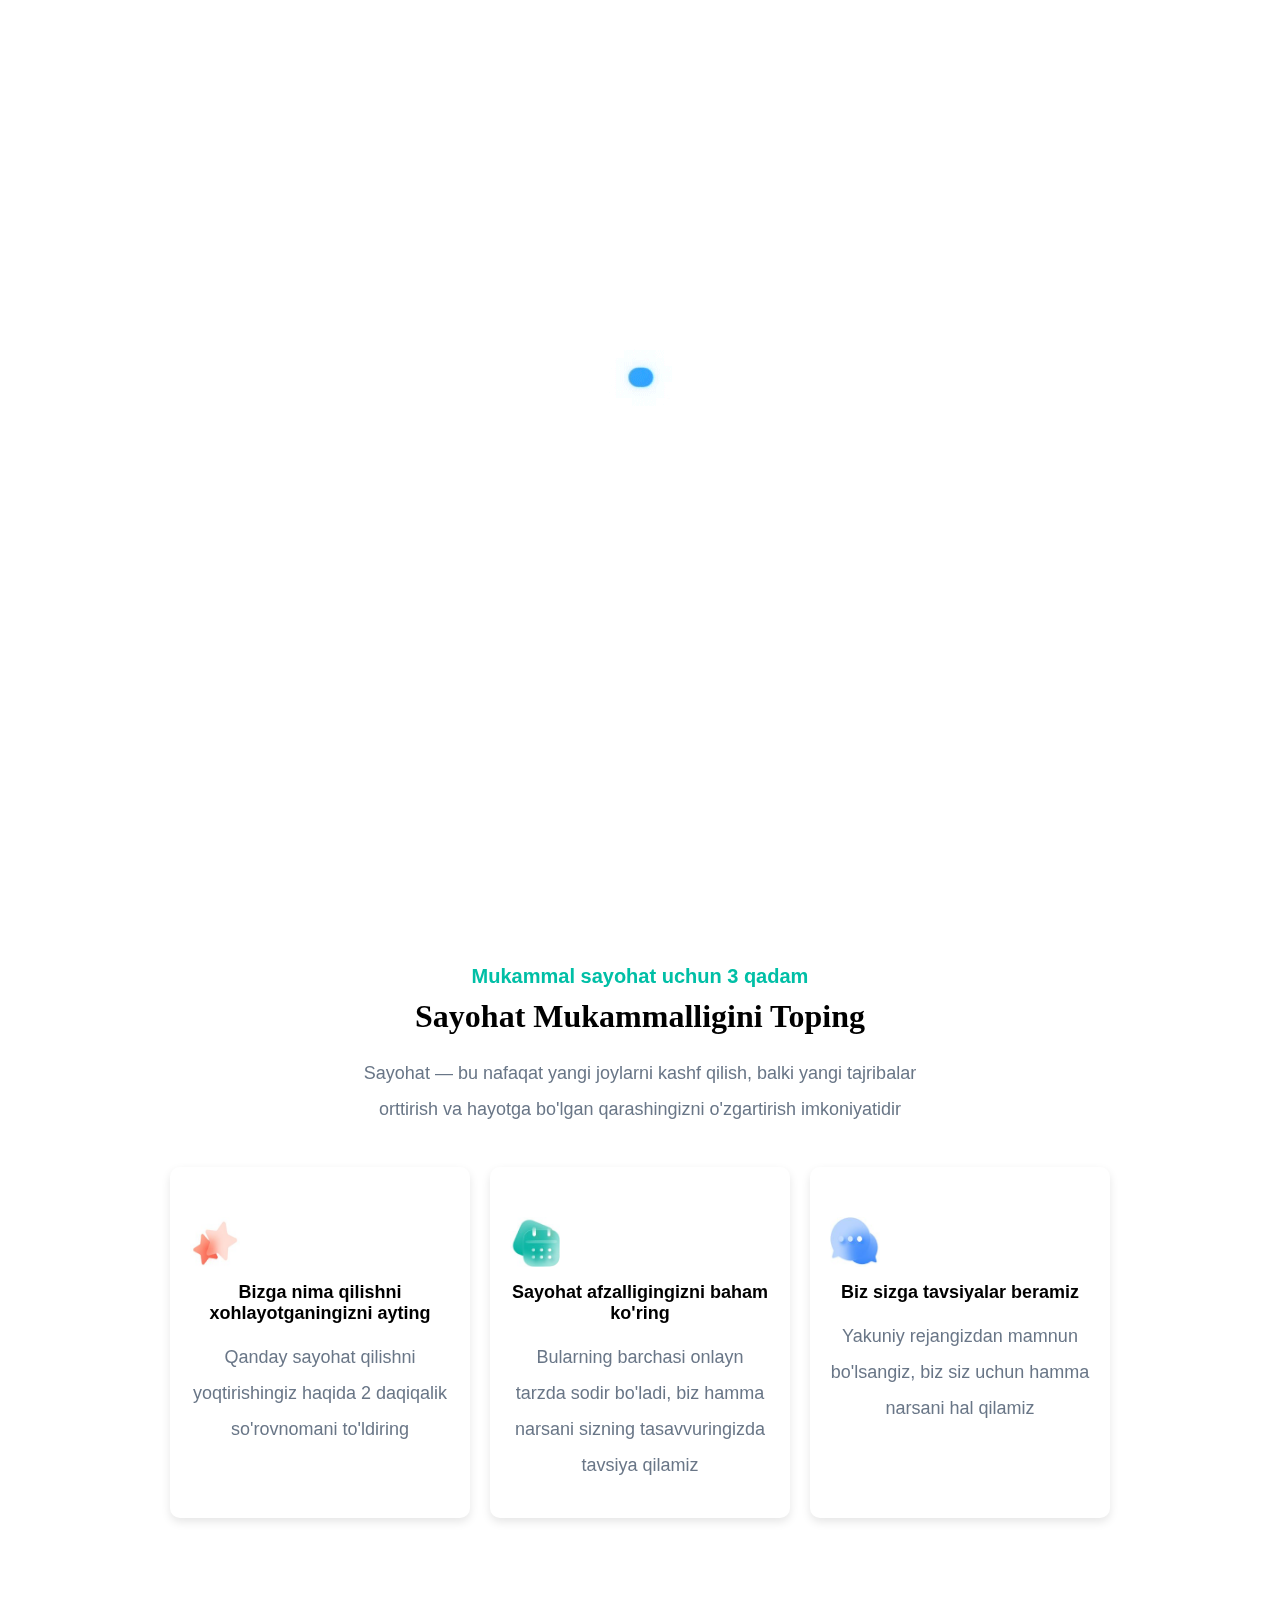
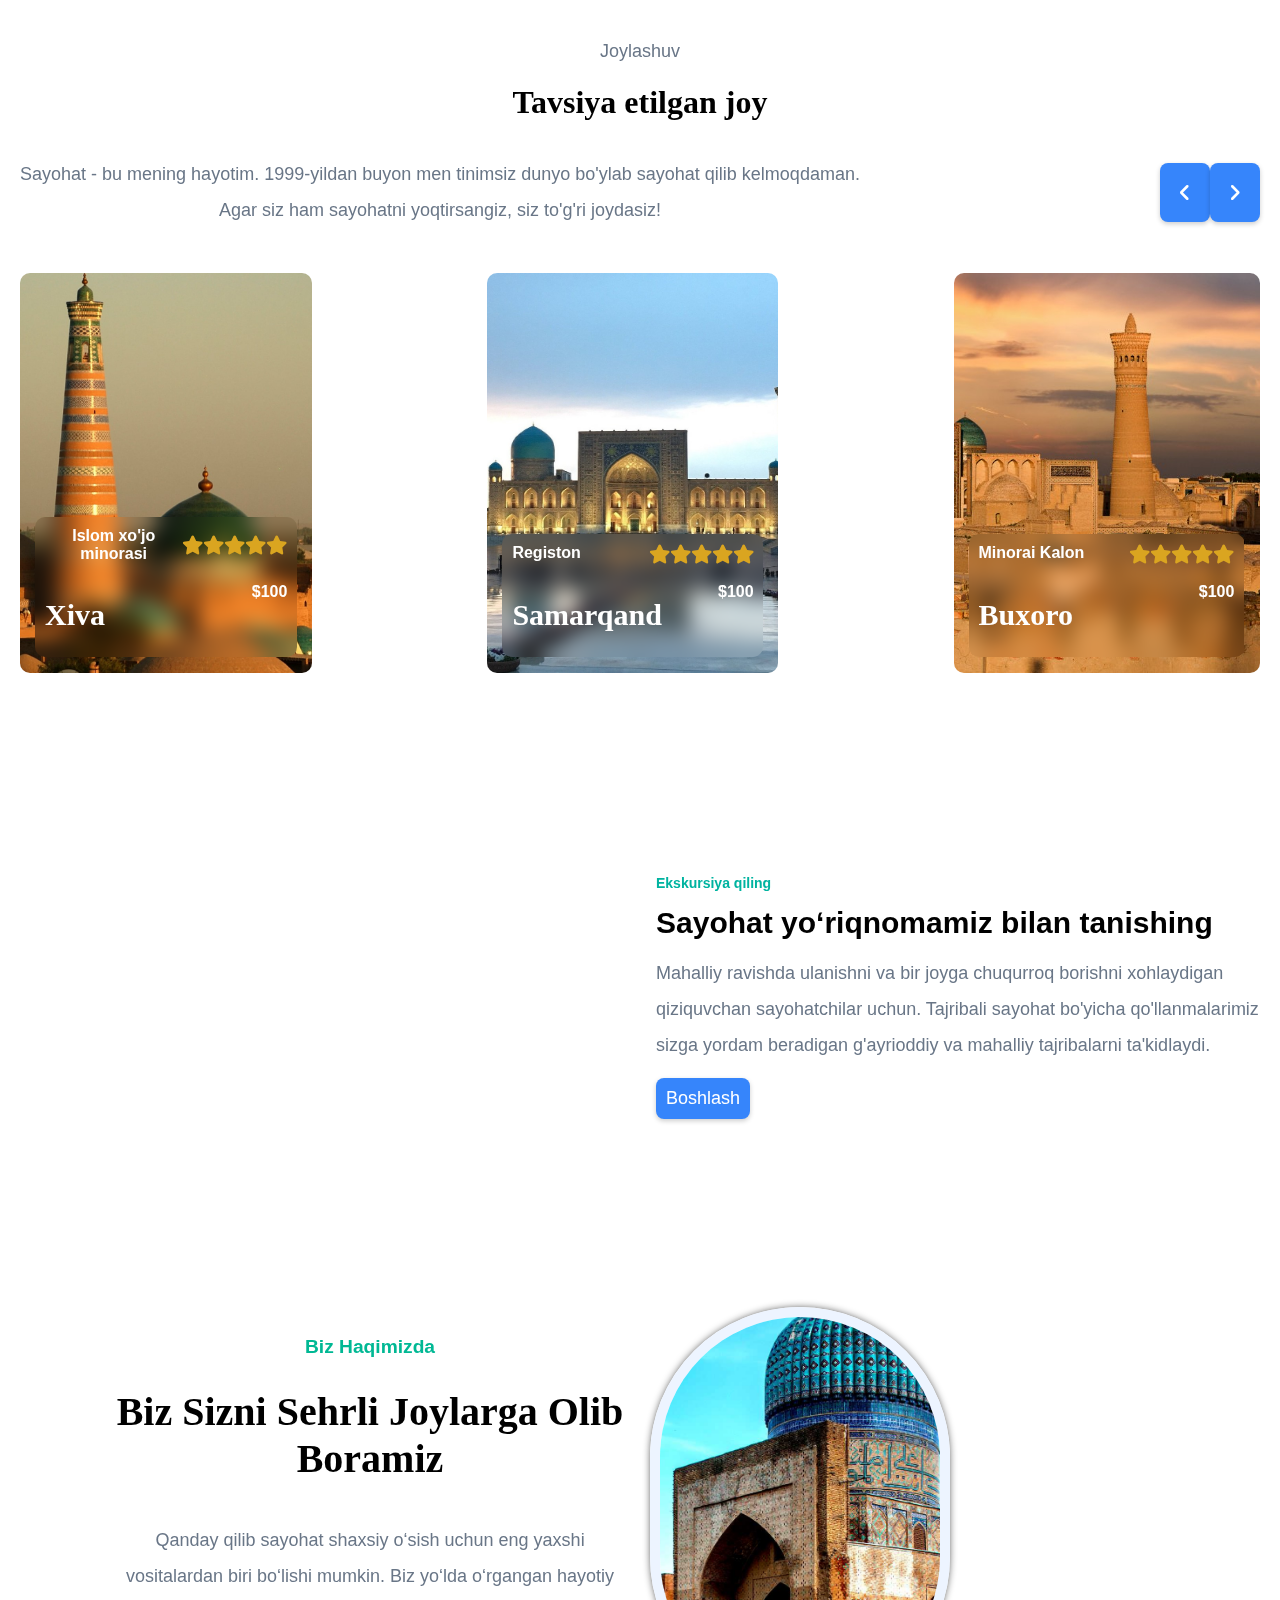
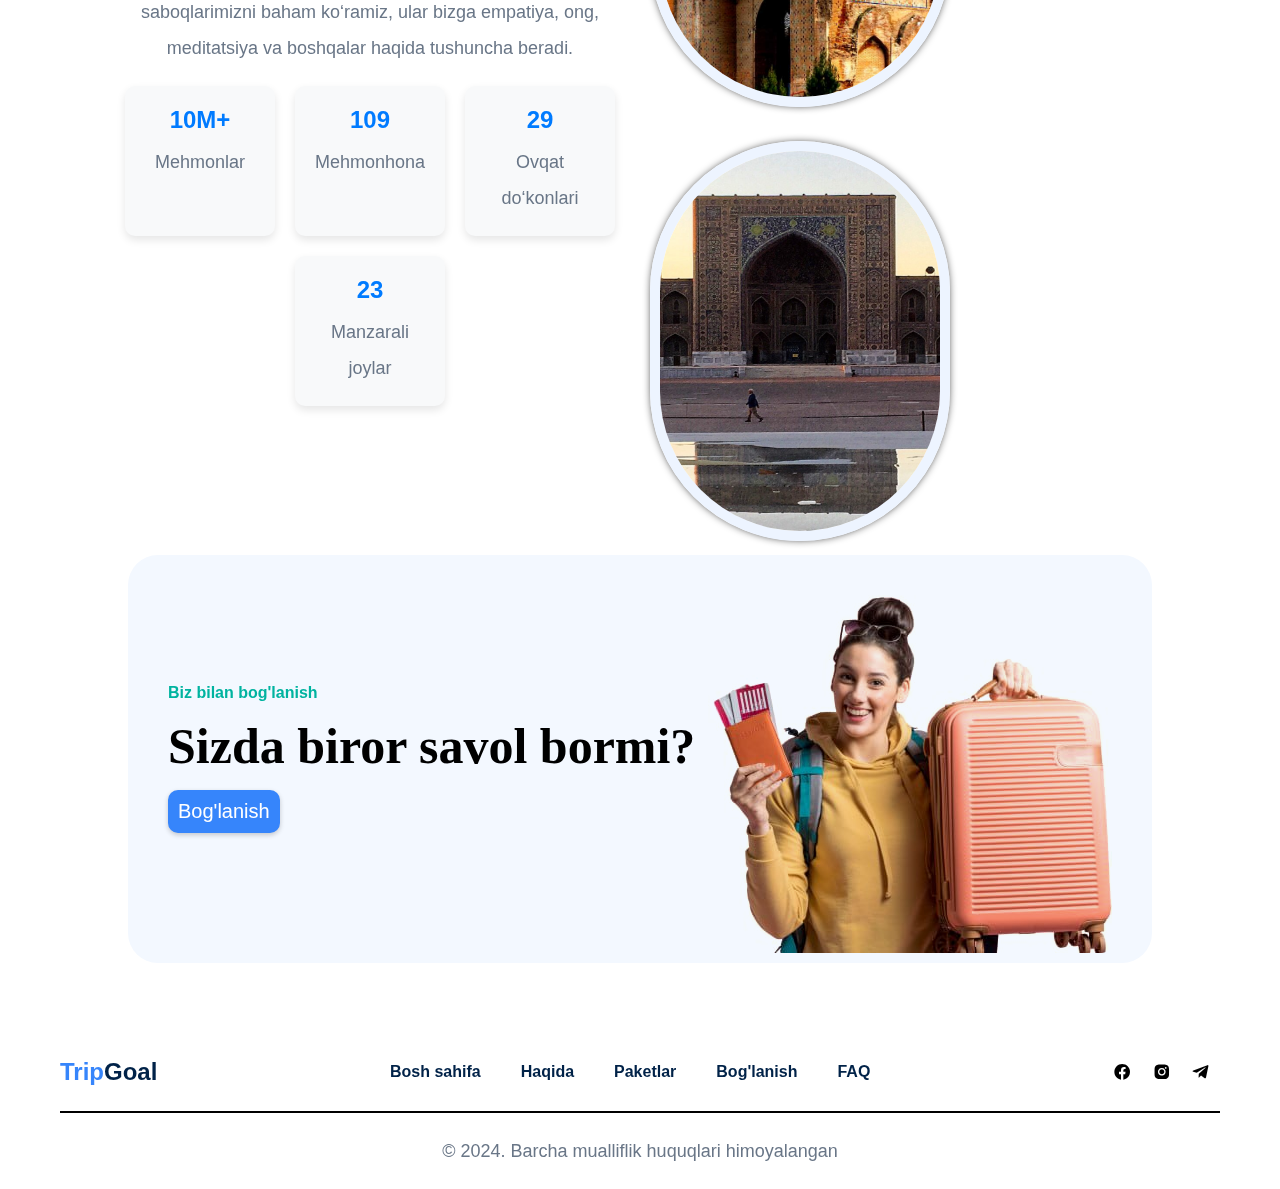
<file: index.html>
<!DOCTYPE html>
<html lang="en">
<head>
    <meta charset="UTF-8">
    <meta name="viewport" content="width=device-width, initial-scale=1.0">
    <title>Trip Goal</title>
    <!-- boxicons link -->
    <link href='https://unpkg.com/boxicons@2.1.4/css/boxicons.min.css' rel='stylesheet'>
    
    <!-- style css -->
    <link rel="stylesheet" href="./style.css">

    <!-- fontawesome -->
    <link rel="stylesheet" href="https://cdnjs.cloudflare.com/ajax/libs/font-awesome/6.0.0-beta3/css/all.min.css">

    <!-- favicon -->
    <link rel="icon" type="image/x-icon" href="./image/faivcon.png">
</head>
<body>
    <!-- Javohir Sadullayev start -->
    <div id="load"></div>
    <header>
        <div class="logo"><span>Trip</span>Goal</div>
        <nav>
            <input type="checkbox" id="check">
            <label for="check">
                <i class='bx bx-menu-alt-right' id="menu"></i>
            </label>
            <ul>
                <li><a href="">Bosh sahifa</a></li>
                <li><a href="">Haqida</a></li>
                <li><a href="">Paketlar</a></li>
                <li><a href="">Bog'lanish</a></li>
                <li><a href="">FAQ</a></li>
                <button class="contact-btn">Ro'yxatdan o'tish</button>
            </ul>
        </nav>
        
    </header>
    
    <!-- home -->
    <div class="home">
        <div class="home-left">
            <img class="home-1" src="./image/home-1.png" alt="">
            <img class="home-2" src="./image/home-2.png" alt="">
        </div>
        <div class="home-right">
            <h6>Hozir buyurtma berish</h6>
            <h1><span>Trip</span>Goal bilan sayohatingizdan zavqlaning <img title="raketa" src="./image/rocket.gif" alt=""></h1>
            <p>Har kungi band hayotdan dam olishni o'ylayapsizmi? Vaqtingizni tejamkor va qiziqarli o'tkazish uchun yaqinlaringiz bilan mamlakat tashqarisiga chiqishni rejalashtiryapsizmi?</p>
            <button>Bog'lanish</button>
        </div>
    </div>
    
    <!-- Javohir Sadullayev finish -->


    <!-- Sulaymovov Javoxir start-->
    <section class="container">
        <div class="header">
            <h3>Mukammal sayohat uchun 3 qadam</h3>
            <h1>Sayohat Mukammalligini Toping</h1>
            <p>Sayohat — bu nafaqat yangi joylarni kashf qilish, balki yangi tajribalar orttirish va hayotga bo'lgan qarashingizni o'zgartirish imkoniyatidir</p>
        </div>
        <div class="steps">
            <div class="step">
                <div class="icon">
                    <img src="./image/chat.jpg" alt="Icon 1">
                </div>
                <h4>Bizga nima qilishni xohlayotganingizni ayting</h4>
                <p>Qanday sayohat qilishni yoqtirishingiz haqida 2 daqiqalik so'rovnomani to'ldiring</p>
            </div>
            <div class="step">
                <div class="icon">
                    <img src="./image/calendar.jpg" alt="Icon 2">
                </div>
                <h4>Sayohat afzalligingizni baham ko'ring</h4>
                <p>Bularning barchasi onlayn tarzda sodir bo'ladi, biz hamma narsani sizning tasavvuringizda tavsiya qilamiz</p>
            </div>
            <div class="step">
                <div class="icon">
                    <img src="./image/message.jpg" alt="Icon 3">
                </div>
                <h4>Biz sizga tavsiyalar beramiz</h4>
                <p>Yakuniy rejangizdan mamnun bo'lsangiz, biz siz uchun hamma narsani hal qilamiz</p>
            </div>
        </div>
    </section>

    <!-- Sulaymovov Javoxir finish -->


    <!-- Sabrina start -->
    <div class="container">
        <p class="location">Joylashuv</p>
        <h1>Tavsiya etilgan joy</h1>
        <div class="text-icon">
            <p class="text">Sayohat - bu mening hayotim. 1999-yildan buyon men tinimsiz dunyo bo'ylab sayohat qilib kelmoqdaman.
                <br>Agar siz ham sayohatni yoqtirsangiz, siz to'g'ri joydasiz!
            </p>
        <div class="icon">
            <button><i class="fa-solid fa-angle-left"></i></button>
            <button><i class="fa-solid fa-angle-right"></i></button>
        </div>
        </div>
        <div class="img">
            <div class="a xiva">
                <img src="./image/Xiva.jpg">
                <div class="text1">
                    <div class="text-child1">
                        <h4>Islom xo'jo minorasi</h4>
                        <div class="icons">
                            <i class="fa-solid fa-star"></i>
                            <i class="fa-solid fa-star"></i>
                            <i class="fa-solid fa-star"></i>
                            <i class="fa-solid fa-star"></i>
                            <i class="fa-solid fa-star"></i>
                        </div>
                    </div>
                    <div class="text-child2">
                        <h3>Xiva</h3>
                        <h4>$100</h4>
                    </div>
                </div>
            </div>
            <div class="a samarqand">
                <img src="./image/samarqand.jpg">
                <div class="text1">
                    <div class="text-child1">
                        <h4>Registon</h4>
                        <div class="icons">
                            <i class="fa-solid fa-star"></i>
                            <i class="fa-solid fa-star"></i>
                            <i class="fa-solid fa-star"></i>
                            <i class="fa-solid fa-star"></i>
                            <i class="fa-solid fa-star"></i>
                        </div>
                    </div>
                    <div class="text-child2">
                        <h3>Samarqand</h3>
                        <h4>$100</h4>
                    </div>
                </div>
            </div>
            <div class="a buxoro">
                <img src="./image/Buxoro.jpg">
                <div class="text1">
                    <div class="text-child1">
                        <h4>Minorai Kalon</h4>
                        <div class="icons">
                            <i class="fa-solid fa-star"></i>
                            <i class="fa-solid fa-star"></i>
                            <i class="fa-solid fa-star"></i>
                            <i class="fa-solid fa-star"></i>
                            <i class="fa-solid fa-star"></i>
                        </div>
                    </div>
                    <div class="text-child2">
                        <h3>Buxoro</h3>
                        <h4>$100</h4>
                    </div>
                </div>
            </div>
        </div>
    </div>
     <!-- Sabrina finish -->





    <!-- Asadbek start -->
    <div class="ekskursya">
        <div class="ekskursya-left"></div>
        <div class="ekskursya-right">
            <div class="ekskursya-text">
                <h6>Ekskursiya qiling</h6>
                <h3>Sayohat yoʻriqnomamiz bilan tanishing</h3>
                <p>Mahalliy ravishda ulanishni va bir joyga chuqurroq borishni xohlaydigan qiziquvchan sayohatchilar uchun. Tajribali sayohat bo'yicha qo'llanmalarimiz sizga yordam beradigan g'ayrioddiy va mahalliy tajribalarni ta'kidlaydi.</p>
                <button>Boshlash</button>
            </div>
        </div>
    </div>

    <!-- Asadbek finish -->





    <!-- Quvat start -->
    <div class="quvat home">
        <div class="text-section home-right">
            <h2>Biz Haqimizda</h2>
            <h1>Biz Sizni Sehrli Joylarga Olib Boramiz</h1>
            <p>
                Qanday qilib sayohat shaxsiy o‘sish uchun eng yaxshi vositalardan biri bo‘lishi mumkin.
                Biz yo‘lda o‘rgangan hayotiy saboqlarimizni baham ko‘ramiz, ular bizga empatiya, ong,
                meditatsiya va boshqalar haqida tushuncha beradi.
            </p>
            <div class="stats">
                <div>
                    <h2>10M+</h2>
                    <p>Mehmonlar</p>
                </div>
                <div>
                    <h2>109</h2>
                    <p>Mehmonhona</p>
                </div>
                <div>
                    <h2>29</h2>
                    <p>Ovqat do‘konlari</p>
                </div>
                <div>
                    <h2>23</h2>
                    <p>Manzarali joylar</p>
                </div>
            </div>
        </div>

        <div class="home-left">
            <img src="./image/1.png" alt="Manzara 1">
            <img src="./image/2.png" alt="Manzara 2">
        </div>
    </div>
    <!-- Quvat finish -->



    <!-- Raxmonov Iskandar start -->
    <!-- footer  -->

    <section class="contact">
        <div class="contact_left">
            <h6>Biz bilan bog'lanish</h6>
            <h1>Sizda biror savol bormi?</h1>
            <button class="btn">Bog'lanish</button>
        </div>
        <div class="contact_right">
            <img src="./image/girl.png" alt="">
        </div>
    </section>
    <footer>
        <div class="logo"><span>Trip</span>Goal</div>
        <nav class="footer_nav">
            <ul>
                <li><a href="#">Bosh sahifa</a></li>
                <li><a href="#">Haqida</a></li>
                <li><a href="#">Paketlar</a></li>
                <li><a href="#">Bog'lanish</a></li>
                <li><a href="#">FAQ</a></li>
            </ul>
        </nav>
        <div class="icon">
            <i class='bx bxl-facebook-circle'></i>
            <i class='bx bxl-instagram-alt'></i>
            <i class='bx bxl-telegram'></i>
        </div>
    </footer>
    <div class="footer_text"><p>© 2024. Barcha mualliflik huquqlari himoyalangan</p></div>
    <!-- Raxmonov Iskandar finish -->

    <!-- loader js -->
     <script>
        var load = document.getElementById("load")

        window.addEventListener("load", function() {
            setTimeout(() => {
                load.style.display = "none";
            }, 2000);
        })
     </script>
</body>
</html>
</file>
<file: style.css>
* {
    margin: 0;
    padding: 0;
    box-sizing: border-box;
    font-family: Arial, sans-serif;
    list-style-type: none;
    text-decoration: none;
    transition: 2s all;
}

* p {
    color: #697687 !important;
    font-size: 18px !important;
    line-height: 4vh !important;
}
::-webkit-scrollbar {
    width: 10px;
    height: 10px;
    background-color: rgba(255, 255, 255, 0.5);
    border-radius: 5px;
}
::-webkit-scrollbar-thumb {
    background-color: #3685FB;
    border-radius: 10px;
}

#load {
    background: url(./image/loader.gif);
    width: 100%;
    height: 100vh;
    position: fixed;
    top: 0;
    left: 0;
    background-position: center;
    background-repeat: no-repeat;
    background-color: white;
    z-index: 1000000;
    transition: 1s all;
}
header {
    display: flex;
    align-items: center;
    justify-content: space-between;
    box-shadow: 0 2px 5px #002248;
    padding: 0px 100px;
    position: sticky;
    top: 0;
    z-index: 1000;
    background: transparent;
    backdrop-filter: blur(50px);
    height: 70px;
}
header nav {
    display: flex;
    align-items: center;
    justify-content: space-between;
}
.logo {
    font-size: 30px;
    font-weight: 900;
    color: #002248;
}
.logo span {
    color: #3685FB;
}
header nav ul {
    display: flex;
    align-items: center;
}
header nav ul li a {
    margin: 0 15px;
    color: black;
    font-weight: 500;
    cursor: pointer;
    transition: 1s all;
}
header nav ul li a:hover {
    color: #3685FB;
}
header nav ul li {
    transition: 1s all;
    cursor: pointer;
}
header nav ul li:hover {
    transform: scale(1.2);
    color: #3685FB;
}
button {
    background-color: #3685FB;
    color: white;
    border: none;
    padding: 10px 20px;
    cursor: pointer;
    transition: 1s all;
    border-radius: 10px;
    box-shadow: 0 2px 5px rgba(0, 0, 0, 0.2);
    font-size: 18px;
    border: 2px solid transparent;
}
button:hover {
    background-color: transparent;
    color: #3685FB;
    border: 2px solid #3685FB;
    transform: scale(1.1);
}

#check {
    display: none;
}

#menu {
    font-size: 30px;
    position: absolute;
    right: 5%;
    top: 30%;
    display: none;
}

@media(max-width: 1024px) {
    header {
        padding: 0 50px;
    }
    header nav ul {
        align-items: center;
        justify-content: center;
        flex-direction: column;
        width: 100%;
        height: 100vh;
        position: absolute;
        top: 0;
        right: 100%;
        background-color: rgb(255, 255, 255);
        transition: 1s all;
        gap: 30px;
    }
    #menu {
        display: block;
        z-index: 1000;
    }
    #check:checked ~ ul {
        right: 0;
        z-index: 100;
    }
    header nav {
        display: flex;
        align-items: center;
        justify-content: space-between;
        flex-direction: column;
    }
    nav button {
        width: max-content;
    }
}

@media(max-width: 768px) {
    header {
        padding: 0 20px;
    }
}

/* home */

.home {
    display: flex;
    flex-wrap: wrap; /* Elementlarni o'raladigan qilish */
    align-items: center;
    justify-content: space-between;   
    padding: 0 5%; /* Nisbiy padding */
    width: 100%;
    height: auto; /* Yuqori moslashuvchanlik uchun avtomatik balandlik */
    min-height: calc(100vh - 70px);
}

.home-left, .home-right {
    width: 100%; /* Boshlang'ich moslashuvchanlik */
    flex: 1 1 50%; /* Har bir bo'lakka teng joy */
    padding: 10px; /* Ichki bo'shliq */
    box-sizing: border-box; /* Border va paddingni hisoblash uchun */
}

.home-left {
    position: relative;
}

.home-left img {
    width: 100%; /* Rasm kengligini moslashuvchan qilish */
    max-width: 300px; /* Maksimal kenglik chegarasi */
    height: auto; /* Nisbiy balandlik */
    border-radius: 200px 200px 200px 200px;
    -webkit-border-radius: 200px 200px 200px 200px;
    -moz-border-radius: 200px 200px 200px 200px;
    border: 10px solid #edf4ff;
    box-shadow: 0px 0px 8px -2px rgba(0, 0, 0, 0.94);
}

.home-left .home-2 {
    position: absolute;
    right: 10%;
    top: 20%;
}

.home-right {
    display: flex;
    flex-direction: column;
    gap: 20px;
   
    
}

/* Media querylar */
@media (max-width: 768px) {
    .home {
        flex-direction: column; /* Kichik ekranlarda ustunli tartib */
        padding: 0 20px;
    }

    .home-left, .home-right {
        width: 100%; /* To'liq kenglik */
        text-align: center; /* Kichik ekranlar uchun markazlash */
    }

    .home-left .home-2 {
        position: relative;
        right: auto;
        top: auto;
    }
    .home-right h1 {
        font-size: 25px !important;
    }
}

@media (max-width: 480px) {
    .home-left img {
        max-width: 200px; /* Kichik ekranlar uchun rasmni kichikroq qilish */
    }
}
.home-right h6 {
    color: #00B3A0;
    font-size: 20px;
}   
.home-right h1 {
    font-size: 40px;
}
.home-right h1 span {
    color: #3685FB;
}
.home-right h1 img {
    width: 80px !important;
    transition: 1s all;
    cursor: pointer;
    height: auto;
}
.home-right h1 img:hover {
    transform: scale(1.7);
}
.home-right p {
    color: #697687;
    font-size: 18px;
    line-height: 4vh;
}
.home-right button {
    width: 150px;
}


/* Sulaymonov Javoxir start */
.container {
text-align: center;
padding: 50px 20px;
}

.header h3 {
color: #00bfa6;
font-size: 20px;
margin-bottom: 10px;
}

.header h1 {
font-size: 32px;
margin-bottom: 20px;
}

.header p {
font-size: 16px;
color: #666;
line-height: 1.6;
max-width: 600px;
margin: 0 auto;
}

.steps {
display: flex;
justify-content: center;
gap: 20px;
margin-top: 40px;
flex-wrap: wrap;
}

.step {
background: #fff;
box-shadow: 0 4px 10px rgba(0, 0, 0, 0.1);
border-radius: 10px;
padding: 20px;
text-align: center;
width: 300px;
transition: transform 0.3s;
}

.step:hover {
transform: translateY(-10px);
}

.icon img {
width: 50px;
height: 50px;
margin-bottom: 15px;
}

.step h4 {
font-size: 18px;
margin-bottom: 10px;
}

.step p {
font-size: 14px;
color: #666;
line-height: 1.6;
}

/* planshetga */
@media(max-width: 1024px) {
.steps {
flex-direction: row;
}
}


/* telefon */
@media(max-width:768px) {
.steps {
flex-direction: column;

}
.step {
width: 100%;
}

}

/* Sulaymonov Javoxir finish */



/* Sabrina start */


*{
    margin: 0;
    padding: 0;
}

.location{
    font-weight: 200;
    color: rgb(11, 152, 88);
}
p{
    margin-bottom: 20px;
}
h1{
    font-family:serif;
    margin-bottom: 20px;
}

.text{
    color: rgb(167, 172, 175);
}
.text-icon{
    display: flex;
    justify-content: space-between;
}
i{
    font-size: 19px;
}
button{
    padding: 5px 10px;
    border: none;
    border-radius: 3px;
    color: rgb(100, 100, 100);
}
.icon button:hover{
    background-color: rgb(45, 68, 246);
    color: white;
}
.img{
    display: flex;
    gap: 25px;
    justify-content: space-between;
}
img{
    margin-top: 30px;
    max-width: 100%;
    max-height: 400px;
    border-radius: 10px;
}
.text1{
    backdrop-filter: blur(10px);
    max-width: 300px;
    border-radius: 10px;
    display: flex;
    flex-direction: column;
    color: #fff;
    padding: 10px;
    gap: 20px;
}
.text-child1{
    display: flex;
    justify-content: space-between;
}
.text-child2{
    display: flex;
    justify-content: space-between;
}
.text-child2 h3{
    font-family: none;
}
.icons{
    display: flex;
    align-items: center;
}
.icons i{
    color: goldenrod;
}

.a {
    position: relative;
}

.a .text1 {
    position: absolute;
    bottom: 20px;
    left: 15px;
    width: 90%;
}

/* Mobil uchun */
@media (max-width: 767px) {
    .container {
        width: 90%;
        height: auto;
        padding: 5%;
    }

    h1 {
        font-size: 24px;
        text-align: center;
    }

    .text {
        font-size: 14px;
    }

    .text-icon {
        flex-direction: column;
        align-items: center;
        gap: 20px;
    }

    .icon {
        display: flex;
        justify-content: center;
        gap: 10px;
    }

    .img {
        flex-direction: column;
        gap: 20px;
        align-items: center;
    }

    

    .text1 {
        width: 100%;
        padding: 8px;
    }

    .text-child1 {
        flex-direction: column;
        text-align: center;
    }

    .text-child2 {
        flex-direction: column;
        text-align: center;
    }

    .icons {
        justify-content: center;
    }
}

/* Planshet uchun */
@media (min-width: 768px) and (max-width: 1024px) {
    .container {
        width: 85%;
    }

    .text {
        font-size: 16px;
    }

    h1 {
        font-size: 28px;
    }

    .img {
        flex-wrap: wrap;
        gap: 15px;
        justify-content: space-between;
    }

    .a {
        width: 45%;
    }

    .text1 {
        width: 100%;
        padding: 10px;
    }

    .text-child1, .text-child2 {
        flex-direction: column;
        text-align: center;
    }

    .icon button {
        font-size: 18px;
    }
}

/* Sabrina finish */


/* Asadbek start */

.ekskursya {
    height: 60vh;
    width: 100%;
    display: flex;
    justify-content: space-between;
    align-items: center;
    background-image: url(./image/image\ 6.png);
    background-size: 1000px; 
    background-repeat: no-repeat;
    background-attachment: fixed;
}   

.ekskursya-left {
    width: 20%;
}

.ekskursya-right {
    width: 80%;
    height: 100%;
    background: url(./image/Vector.png);
    background-size: cover;
    background-repeat: no-repeat;
    background-position: top;
    display: flex;
    align-items: center;
    justify-content: center;
}

.ekskursya-right h6 {
    color: #00B3A0;
}

.ekskursya-text {
    padding-left: 400px;
}

h6 {
    font-size: 14px;
}

h3 {
    margin: 15px 0;
    font-weight: 700;
    font-size: 30px;
}

p {
    margin: 15px 0;
    font-size: 16px;
    line-height: 20px;
}

button {
    background-color: #3685FB;
    padding: 8px;
    border-radius: 8px;
    color: white;
    border: 2px solid transparent;
    cursor: pointer;
    transition: 1s all;
}

button:hover {
    background-color: white;
    color: #3685FB;
    border: 2px solid #3685FB;
}

@media(max-width: 1024px) {
    .ekskursya {
        display: block;
    }
    .ekskursya-right, .ekskursya-left {
        width: 100%;
    }
}

@media(max-width: 768px) {
    .ekskursya-text {
        padding-left: 0;
    }
    .ekskursya-text h3 {
        font-size: 25px;
    }
}

/* Asadbek finish */




/* Quvat start */
.quvat {
    display: flex;
    padding: 0 100px;
}

.text-section {
    text-align: center;
    margin-bottom: 40px;
}

.text-section h2 {
    font-size: 1.2rem;
    color: #00b894;
    margin-bottom: 10px;
}

.text-section h1 {
    font-size: 2.5rem;
    margin-bottom: 20px;
}

.text-section p {
    font-size: 1rem;
    line-height: 1.6;
    color: #555;
    max-width: 800px;
    margin: 0 auto;
}

.stats {
    display: flex;
    flex-wrap: wrap;
    justify-content: center;
    gap: 20px;
    margin-bottom: 40px;
}

.stats div {
    background: #f8f9fa;
    border-radius: 10px;
    padding: 20px;
    width: 150px;
    text-align: center;
    box-shadow: 0 4px 8px rgba(0, 0, 0, 0.1);
}

.stats div h2 {
    font-size: 1.5rem;
    color: #007BFF;
    margin: 0;
}

.stats div p {
    font-size: 1rem;
    color: #333;
    margin: 10px 0 0;
}

/* Tablet */
@media(max-width: 1024px) {
    .quvat {
    display: flex;
    padding: 0 50px;
}
}

/* Media Querylar */
@media (max-width: 768px) {
    .quvat {
    display: flex;
    padding: 0 20px;
    }
    .text-section h1 {
        font-size: 2rem;
    }

    .stats div {
        width: 120px;
        padding: 15px;
    }

    .image-section img {
        width: 200px;
        height: 200px;
    }
}

@media (max-width: 480px) {
    .text-section h1 {
        font-size: 1.5rem;
    }

    .text-section p {
        font-size: 0.9rem;
    }

    .stats div {
        width: 100px;
        padding: 10px;
    }

    .stats div h2 {
        font-size: 1.2rem;
    }

    .image-section img {
        width: 150px;
        height: 150px;
    }
}


/* Quvat finish */









/* Raxmonov Iskandar start*/
/* footer */
.contact {
    width: 80%;
    margin: 0 auto;
    padding: 10px 40px 10px 40px;
    display: flex;
    justify-content: space-between;
    align-items: center;
    border-radius:30px ;
    background-color: #F3F8FF;
    
}
.contact_left h6 {
    font-size:16px;
    color:#00B3A0 ;
    cursor: pointer;
}
.contact_left h1 {
    font-weight: 700;
    font-size: 50px;
    margin: 15px 0;
}
.contact_right {
    display: flex; 
}

.contact_right img {
    object-fit: contain;
    mix-blend-mode: darken;
}
.btn {
    background-color:#3685FB ;
    border-radius:10px;
    color: white;
    padding: 8px;
    border: 2px solid #3685FB;
    transition: 1s all;
    font-size: 20px;
    cursor: pointer;
}
.btn:hover {
    background: white;
    color: #3685FB;
    border: 2px solid #3685FB;
}
footer {
    display: flex;
    align-items: center;
    justify-content: space-between;
    padding: 10px 0 10px 0 ;
    margin: 70px 60px 20px 60px;
    border-bottom: 2px solid black;
}
.footer_nav ul{
    display: flex;
}
.footer_nav ul li {
    margin: 20px;
}
.footer_nav ul li a {
    font-weight: 700;
    transition: 1s all;
    color: #002248;
}
.footer_nav ul li a:hover {
    color: rgb(57, 185, 185);
}
.icon {
    font-size:24px;
    display: flex;
    align-items: center;
}
.icon i:hover {
    color: #00B3A0;
}
.icon i {
    margin: 10px;
    transition: 1s all;
    cursor: pointer;
}
.logo {
    font-size: 24px;
    font-weight: 700;
    cursor: pointer;
}
.logo span{
    color: #3685FB;
}
.footer_text {
    text-align: center;
    margin-bottom: 20px;
}
/* planshet 1024px */
@media(max-width: 1024px ) {
    .contact {
        flex-direction: column;
    }
    .contact {
        width: 80%;
    }
    .footer_nav ul {
        flex-wrap: wrap;
    }
    .contact_right img {
        max-width: 300px;
    }
    .icon{
        flex-wrap: wrap;
    }
}
@media (max-width: 768px) {
    .contact_left h1 {
        font-size: 24px;
    }
    .contact_left h6 {
        font-size: 12px;
    }
    footer {
        flex-wrap: wrap;
        justify-content: center;
        align-items: center;
    }
    .btn {  
        font-size: 10px;
    }
}

@media(max-width: 400px) {
    .contact_right img {
        max-width: 200px;
    }
}

/* Raxmonov Iskandar finish */
</file>
